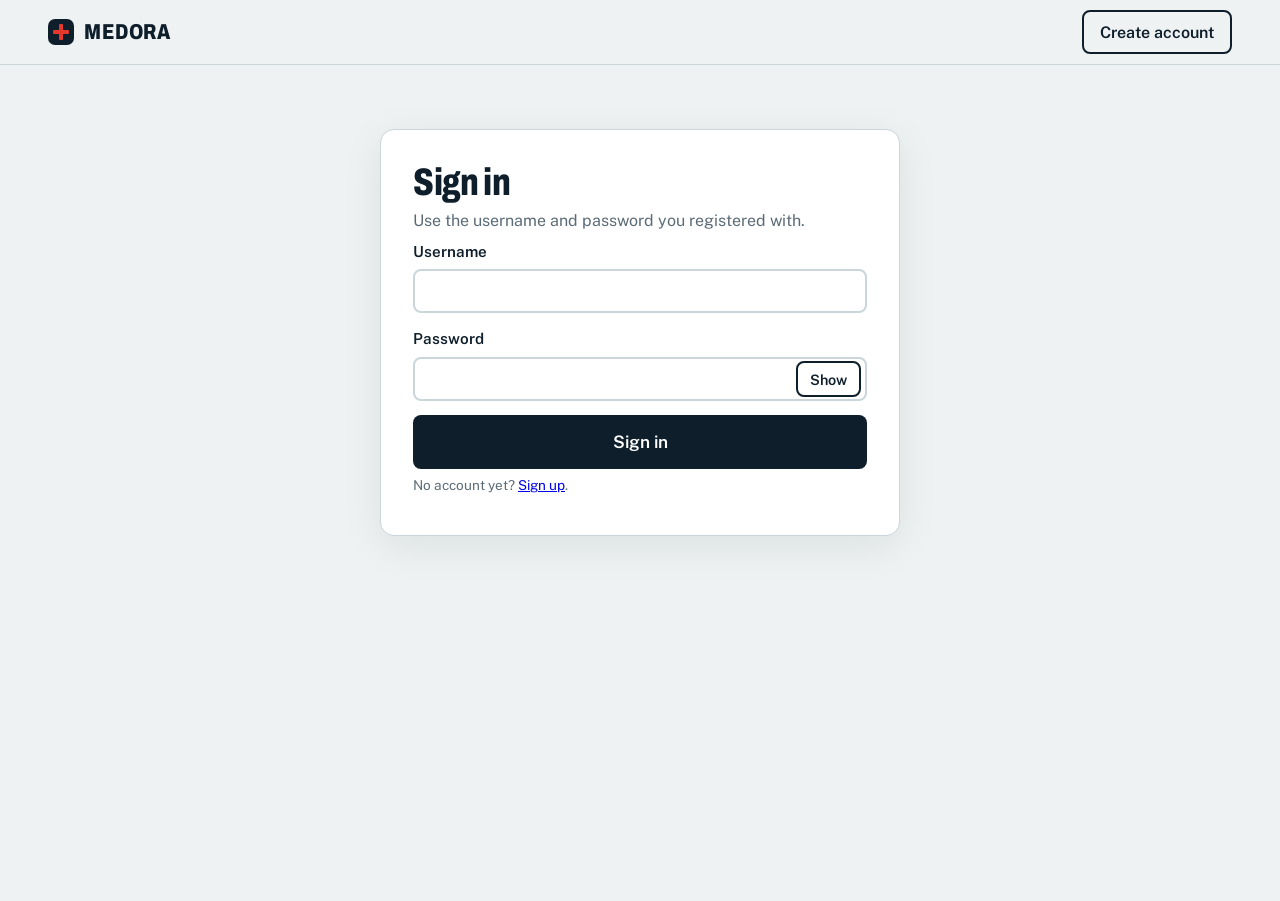
<file: frontend/login.html>
<!doctype html>
<html lang="en">
<head>
<meta charset="utf-8">
<meta name="viewport" content="width=device-width, initial-scale=1">
<title>Sign in · MEDORA</title>
<meta name="robots" content="noindex">
<link rel="icon" href="data:image/svg+xml,%3Csvg xmlns='http://www.w3.org/2000/svg' viewBox='0 0 32 32'%3E%3Crect width='32' height='32' rx='7' fill='%230E1F2B'/%3E%3Cpath d='M13 7h6v6h6v6h-6v6h-6v-6H7v-6h6z' fill='%23E4382C'/%3E%3C/svg%3E">
<link rel="preconnect" href="https://fonts.googleapis.com">
<link rel="preconnect" href="https://fonts.gstatic.com" crossorigin>
<link href="https://fonts.googleapis.com/css2?family=Archivo:wdth,wght@62..125,500..900&family=Public+Sans:wght@400;500;600;700&display=swap" rel="stylesheet">
<link rel="stylesheet" href="style.css">
</head>
<body>
<header class="top">
  <a class="brand" href="index.html" aria-label="MEDORA home"><span class="brand-mark" aria-hidden="true"></span>MEDORA</a>
  <nav><a class="btn ghost" href="signup.html" id="to-signup">Create account</a></nav>
</header>
<main class="authpage">
  <section class="authcard">
    <h1 id="title">Sign in</h1>
    <p class="muted" id="sub">Use the username and password you registered with.</p>
    <form id="login-form" autocomplete="on" novalidate>
      <label class="field">Username
        <input id="user" name="username" autocomplete="username" autocapitalize="none" spellcheck="false" required>
      </label>
      <label class="field">Password
        <span class="pwrow"><input id="pass" name="password" type="password" autocomplete="current-password" required>
        <button type="button" class="btn ghost small" id="showpw" aria-pressed="false">Show</button></span>
      </label>
      <p id="err" class="err" role="alert" hidden></p>
      <button class="btn dark big" id="go" type="submit">Sign in</button>
    </form>
    <p class="small-t muted">No account yet? <a href="signup.html" id="su-link">Sign up</a>.</p>
  </section>
</main>
<script src="config.js"></script>
<script src="auth.js"></script>
<script>
(() => {
  const { api, session, saveSession, params, home } = MedoraAuth;
  const $ = s => document.querySelector(s);
  if (session && session.token) { home(session.role); return; }          // pehle se sign in hai
  const role = params.get('role') === 'hospital' ? 'hospital' : params.get('role') === 'ambulance' ? 'ambulance' : '';
  if (role) { $('#title').textContent = (role === 'ambulance' ? 'Ambulance' : 'Hospital') + ' sign in'; $('#su-link').href = $('#to-signup').href = 'signup.html?role=' + role; }
  $('#showpw').onclick = e => { const p = $('#pass'), show = p.type === 'password'; p.type = show ? 'text' : 'password'; e.target.textContent = show ? 'Hide' : 'Show'; e.target.setAttribute('aria-pressed', show); };
  $('#login-form').addEventListener('submit', async e => {
    e.preventDefault();
    const btn = $('#go'), err = $('#err'); err.hidden = true;
    const username = $('#user').value.trim().toLowerCase(), password = $('#pass').value;
    if (!username || !password) { err.textContent = 'Enter your username and password.'; err.hidden = false; return; }
    btn.disabled = true; btn.textContent = 'Signing in…';
    try {
      const r = await api('/auth/login', { method: 'POST', body: { username, password } });
      saveSession({ token: r.token, role: r.role, username });
      home(r.role);
    } catch (ex) { err.textContent = ex.message; err.hidden = false; $('#pass').value = ''; $('#pass').focus(); btn.disabled = false; btn.textContent = 'Sign in'; }
  });
})();
</script>
</body>
</html>
</file>
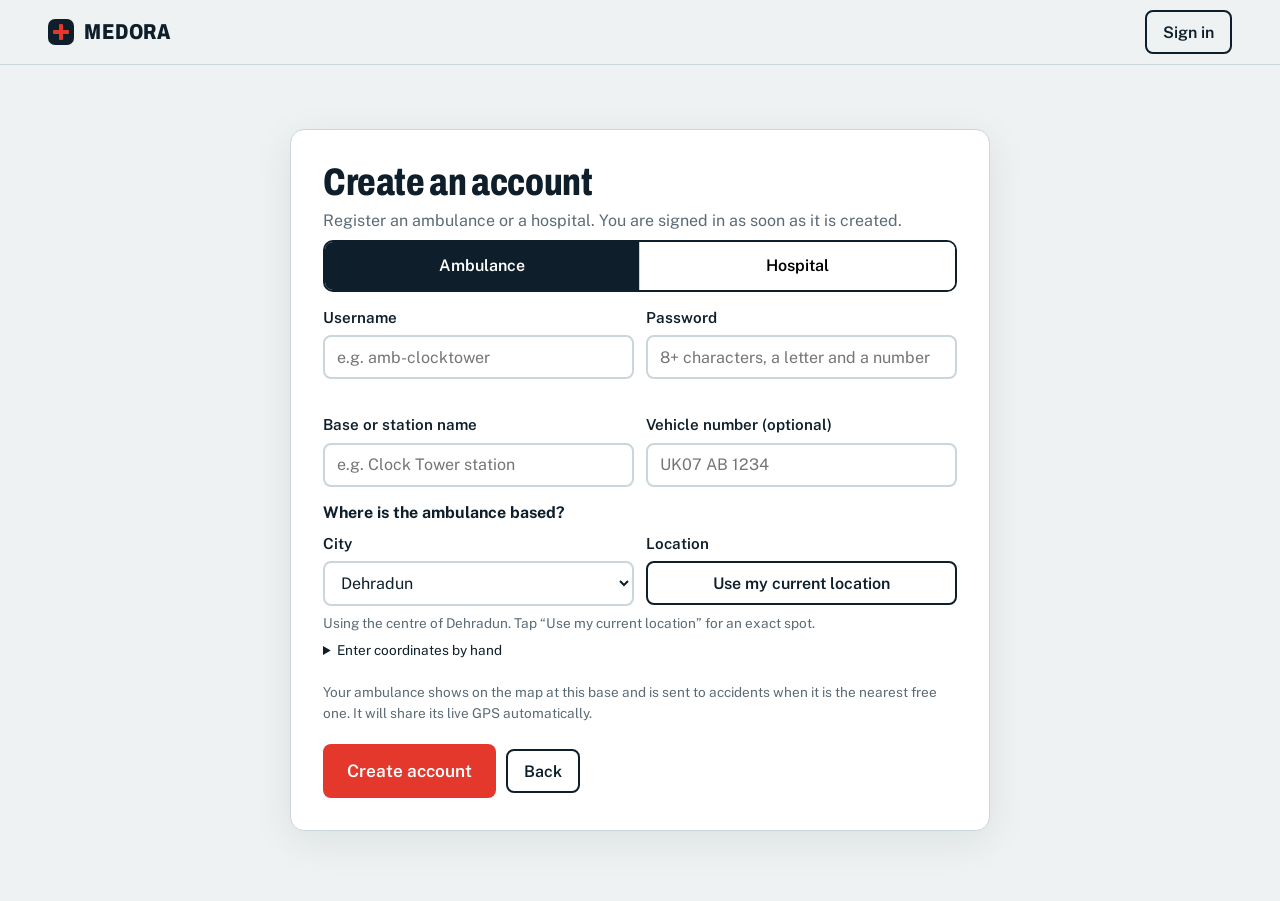
<file: frontend/signup.html>
<!doctype html>
<html lang="en">
<head>
<meta charset="utf-8">
<meta name="viewport" content="width=device-width, initial-scale=1">
<title>Create account · MEDORA</title>
<meta name="robots" content="noindex">
<link rel="icon" href="data:image/svg+xml,%3Csvg xmlns='http://www.w3.org/2000/svg' viewBox='0 0 32 32'%3E%3Crect width='32' height='32' rx='7' fill='%230E1F2B'/%3E%3Cpath d='M13 7h6v6h6v6h-6v6h-6v-6H7v-6h6z' fill='%23E4382C'/%3E%3C/svg%3E">
<link rel="preconnect" href="https://fonts.googleapis.com">
<link rel="preconnect" href="https://fonts.gstatic.com" crossorigin>
<link href="https://fonts.googleapis.com/css2?family=Archivo:wdth,wght@62..125,500..900&family=Public+Sans:wght@400;500;600;700&display=swap" rel="stylesheet">
<link rel="stylesheet" href="style.css">
</head>
<body>
<header class="top">
  <a class="brand" href="index.html" aria-label="MEDORA home"><span class="brand-mark" aria-hidden="true"></span>MEDORA</a>
  <nav><a class="btn ghost" href="login.html" id="to-login">Sign in</a></nav>
</header>
<main class="authpage">
  <section class="authcard wide">
    <h1>Create an account</h1>
    <p class="muted">Register an ambulance or a hospital. You are signed in as soon as it is created.</p>

  <form id="signup-form" autocomplete="off">
    
    <div class="seg two" role="tablist" aria-label="Account type">
      <button type="button" role="tab" data-role="ambulance" aria-selected="true">Ambulance</button>
      <button type="button" role="tab" data-role="hospital" aria-selected="false">Hospital</button>
    </div>
    <div class="grid2">
      <label class="field">Username<input id="s-user" required minlength="3" maxlength="30" placeholder="e.g. amb-clocktower" autocapitalize="none"><small id="s-user-note" class="muted"></small></label>
      <label class="field">Password<input id="s-pass" type="password" required minlength="8" maxlength="72" placeholder="8+ characters, a letter and a number" autocomplete="new-password"></label>
    </div>

    <div id="s-amb" class="grid2">
      <label class="field">Base or station name<input id="sa-base" required minlength="2" maxlength="80" placeholder="e.g. Clock Tower station"></label>
      <label class="field">Vehicle number (optional)<input id="sa-plate" maxlength="20" placeholder="UK07 AB 1234"></label>
    </div>

    <div id="s-hosp" class="grid2" hidden>
      <label class="field span2">Hospital name<input id="sh-name" minlength="3" maxlength="120" placeholder="e.g. City Care Hospital"></label>
      <label class="field">Type<select id="sh-own"><option value="private">Private</option><option value="government">Government</option></select></label>
      <label class="field">Emergency phone<input id="sh-ephone" type="tel" maxlength="30" placeholder="Optional"></label>
      <label class="field span2">Address<input id="sh-addr" maxlength="200" placeholder="Optional"></label>
      <fieldset class="span2 counts">
        <legend>How many do you have in total?</legend>
        <label class="mini">Emergency beds<input id="sh-er" type="number" min="0" max="500" value="5"></label>
        <label class="mini">ICU beds<input id="sh-icu" type="number" min="0" max="500" value="2"></label>
        <label class="mini">Ventilators<input id="sh-vent" type="number" min="0" max="500" value="1"></label>
        <label class="mini">Operation theatres<input id="sh-ot" type="number" min="0" max="100" value="1"></label>
      </fieldset>
      <fieldset class="span2">
        <legend>Services</legend>
        <div class="chips" id="sh-svc">
          <label class="chip"><input type="checkbox" value="Trauma"><span>Trauma</span></label>
          <label class="chip"><input type="checkbox" value="Neurosurgery"><span>Neurosurgery</span></label>
          <label class="chip"><input type="checkbox" value="Orthopaedics"><span>Orthopaedics</span></label>
          <label class="chip"><input type="checkbox" value="Cardiology"><span>Cardiology</span></label>
          <label class="chip"><input type="checkbox" value="Paediatrics"><span>Paediatrics</span></label>
        </div>
      </fieldset>
      <label class="switch"><input type="checkbox" id="sh-24" checked><span>Emergency open 24×7</span></label>
      <label class="switch"><input type="checkbox" id="sh-trauma"><span>Trauma centre</span></label>
    </div>

    <fieldset class="loc">
      <legend id="s-loc-t">Where is the base?</legend>
      <div class="grid2">
        <label class="field">City<select id="s-city"><option>Dehradun</option><option>Haridwar</option><option>Rishikesh</option><option>Roorkee</option></select></label>
        <div class="field">Location<button type="button" class="btn ghost" id="s-gps">Use my current location</button></div>
      </div>
      <p id="s-loc" class="muted small-t"></p>
      <details><summary class="small-t">Enter coordinates by hand</summary>
        <div class="grid2"><label class="mini">Latitude<input id="s-lat" type="number" step="any" min="-90" max="90"></label><label class="mini">Longitude<input id="s-lon" type="number" step="any" min="-180" max="180"></label></div>
      </details>
    </fieldset>
    <p class="muted small-t" id="s-note"></p>
    <p id="s-err" class="err" role="alert" hidden></p>
    <div class="row">
      <button class="btn signal big" id="s-go" type="submit">Create account</button>
      <a class="btn ghost" href="index.html">Back</a>
    </div>
  </form>

  </section>
</main>
<script src="config.js"></script>
<script src="auth.js"></script>
<script>
(() => {
  const { api, session, saveSession, params, home } = MedoraAuth;
  const $ = s => document.querySelector(s), $$ = s => [...document.querySelectorAll(s)];
  if (session && session.token) { home(session.role); return; }
  const CITY_XY = { Dehradun: [30.3165, 78.0322], Haridwar: [29.9457, 78.1642], Rishikesh: [30.0869, 78.2676], Roorkee: [29.8543, 77.8880] };
  const SU = { role: 'ambulance', custom: false, t: 0, chk: 0 };
  const note = (el, t, cls) => { el.textContent = t; el.className = cls || 'muted'; };
  function setLoc(lat, lon, text) { $('#s-lat').value = (+lat).toFixed(5); $('#s-lon').value = (+lon).toFixed(5); $('#s-loc').textContent = text; }
  function cityLoc() { if (!SU.custom) { const [la, lo] = CITY_XY[$('#s-city').value]; setLoc(la, lo, 'Using the centre of ' + $('#s-city').value + '. Tap “Use my current location” for an exact spot.'); } }
  function setRole(role) {
    SU.role = role;
    $$('.seg button').forEach(b => b.setAttribute('aria-selected', b.dataset.role === role));
    $('#s-amb').hidden = role !== 'ambulance'; $('#s-hosp').hidden = role !== 'hospital';
    $('#sa-base').required = role === 'ambulance'; $('#sh-name').required = role === 'hospital';
    $('#s-loc-t').textContent = role === 'ambulance' ? 'Where is the ambulance based?' : 'Where is the hospital?';
    $('#s-user').placeholder = role === 'ambulance' ? 'e.g. amb-clocktower' : 'e.g. hosp-citycare';
    $('#s-note').textContent = role === 'ambulance'
      ? 'Your ambulance shows on the map at this base and is sent to accidents when it is the nearest free one. It will share its live GPS automatically.'
      : 'You will be asked to confirm your real beds when you sign in, and every 15 minutes after. New hospitals are marked unverified until checked.';
    $('#to-login').href = 'login.html?role=' + role;
  }
  $$('.seg button').forEach(b => b.onclick = () => setRole(b.dataset.role));
  $('#s-city').onchange = () => { SU.custom = false; cityLoc(); };
  $('#s-lat').oninput = $('#s-lon').oninput = () => { SU.custom = true; $('#s-loc').textContent = 'Using the coordinates you entered.'; };
  $('#s-gps').onclick = () => {
    if (!navigator.geolocation) return alert('This browser cannot share location. Pick the city instead.');
    navigator.geolocation.getCurrentPosition(p => { SU.custom = true; setLoc(p.coords.latitude, p.coords.longitude, 'Using your current location.'); },
      () => alert('Location is blocked. Allow it in the browser, or pick the city.'), { enableHighAccuracy: true, timeout: 8000 });
  };
  $('#s-user').oninput = () => {
    const n = $('#s-user-note'), u = $('#s-user').value.trim().toLowerCase(), id = ++SU.t; note(n, '');
    if (!u) return;
    if (!/^[a-z0-9][a-z0-9_-]{2,29}$/.test(u)) return note(n, '3 to 30 characters: a-z, 0-9, - or _', 'bad');
    clearTimeout(SU.chk);
    SU.chk = setTimeout(async () => { try { const r = await api('/signup/check?username=' + encodeURIComponent(u)); if (id === SU.t) note(n, r.free ? 'Available' : 'Already taken', r.free ? 'good' : 'bad'); } catch (e) { } }, 350);
  };
  $('#signup-form').addEventListener('submit', async e => {
    e.preventDefault();
    const btn = $('#s-go'), err = $('#s-err'); err.hidden = true; btn.disabled = true;
    const base = { username: $('#s-user').value.trim().toLowerCase(), password: $('#s-pass').value, city: $('#s-city').value, lat: +$('#s-lat').value, lon: +$('#s-lon').value };
    let body;
    if (SU.role === 'ambulance') body = { ...base, base_name: $('#sa-base').value.trim(), plate: $('#sa-plate').value.trim() || null };
    else body = { ...base, name: $('#sh-name').value.trim(), ownership: $('#sh-own').value, emergency_phone: $('#sh-ephone').value.trim() || null,
      phone: $('#sh-ephone').value.trim() || null, address: $('#sh-addr').value.trim() || null, emergency_24x7: $('#sh-24').checked, trauma_centre: $('#sh-trauma').checked,
      er_beds: +$('#sh-er').value || 0, icu_beds: +$('#sh-icu').value || 0, ventilators: +$('#sh-vent').value || 0, ot: +$('#sh-ot').value || 0,
      services: $$('#sh-svc input:checked').map(i => i.value) };
    try {
      const r = await api('/signup/' + SU.role, { method: 'POST', body });
      saveSession({ token: r.token, role: r.role, username: base.username });
      home(r.role);
    } catch (ex) { err.textContent = ex.message; err.hidden = false; btn.disabled = false; }
  });
  const want = params.get('role') === 'hospital' ? 'hospital' : 'ambulance';
  setRole(want); cityLoc();
})();
</script>
</body>
</html>
</file>
<file: frontend/style.css>
:root{
  --paper:#EEF2F2; --panel:#FFFFFF; --ink:#0E1F2B; --muted:#5B6B76; --line:#CBD6DA;
  --river:#0B5C7A; --river-soft:#DCEBF1; --signal:#E4382C; --signal-ink:#B02218;
  --amber:#E8A317; --amber-soft:#FBF0D3; --go:#1F8A5B; --go-soft:#DDF1E7; --crit-soft:#FCE3E0;
  --f-head:'Archivo','Arial Narrow',sans-serif; --f-body:'Public Sans',system-ui,sans-serif;
  --gutter:clamp(16px,4vw,48px);
}
*{box-sizing:border-box}
html{scroll-behavior:smooth;scroll-padding-top:72px}
body{margin:0;background:var(--paper);color:var(--ink);font:400 1rem/1.55 var(--f-body);-webkit-font-smoothing:antialiased}
[hidden]{display:none!important}
h1,h2,h3{font-family:var(--f-head);font-stretch:75%;font-weight:800;line-height:1.05;margin:0;letter-spacing:-.01em}
h1{font-size:clamp(2.6rem,6.4vw,5rem);max-width:13ch}
h2{font-size:clamp(1.7rem,3.4vw,2.5rem)}
h3{font-size:1.25rem;font-stretch:85%;margin:1.6rem 0 .5rem}
p{margin:.4rem 0}
.muted{color:var(--muted)} .small-t{font-size:.85rem}
:focus-visible{outline:3px solid var(--river);outline-offset:2px;border-radius:4px}

/* ---- header ---- */
.top{position:sticky;top:0;z-index:50;display:flex;align-items:center;justify-content:space-between;gap:16px;padding:10px var(--gutter);background:rgba(238,242,242,.92);backdrop-filter:blur(8px);border-bottom:1px solid var(--line)}
.brand{display:flex;align-items:center;gap:10px;font:800 1.35rem var(--f-head);font-stretch:80%;letter-spacing:.04em;color:var(--ink);text-decoration:none}
.brand-mark{width:26px;height:26px;border-radius:7px;background:var(--ink);position:relative;display:inline-block}
.brand-mark::before,.brand-mark::after{content:"";position:absolute;background:var(--signal);border-radius:1px}
.brand-mark::before{left:11px;top:5px;width:4px;height:16px} .brand-mark::after{left:5px;top:11px;width:16px;height:4px}
#nav{display:flex;align-items:center;gap:6px;flex-wrap:wrap;justify-content:flex-end}
#nav a:not(.btn){color:var(--ink);text-decoration:none;padding:8px 10px;font-weight:500}
#nav a:not(.btn):hover{text-decoration:underline}
.who{font-weight:600;padding:0 8px}

/* ---- buttons ---- */
.btn{font:600 1rem var(--f-body);border:2px solid transparent;border-radius:8px;padding:10px 16px;min-height:44px;cursor:pointer;text-decoration:none;display:inline-flex;align-items:center;justify-content:center;text-align:center;transition:background .15s,border-color .15s,transform .05s}
.btn:active{transform:translateY(1px)}
.btn.dark{background:var(--ink);color:#fff}.btn.dark:hover{background:#1B3446}
.btn.ghost{background:transparent;color:var(--ink);border-color:var(--ink)}.btn.ghost:hover{background:#fff}
.btn.signal{background:var(--signal);color:#fff}.btn.signal:hover{background:var(--signal-ink)}
.btn.big{padding:14px 22px;min-height:54px;font-size:1.08rem}
.btn.small{min-height:36px;padding:6px 12px;font-size:.9rem}
.btn:disabled{opacity:.45;cursor:not-allowed}

/* ---- hero ---- */
.hero{display:grid;grid-template-columns:minmax(0,860px);gap:clamp(24px,5vw,72px);padding:clamp(32px,6vw,72px) var(--gutter) clamp(40px,6vw,80px);align-items:center;max-width:1280px;margin:0 auto}
.lead{font-size:1.18rem;max-width:52ch;margin:1.2rem 0 1.6rem;line-height:1.6}
.cta-row{display:flex;flex-wrap:wrap;gap:10px}
.facts{display:grid;grid-template-columns:repeat(3,minmax(0,1fr));gap:20px;margin:2.4rem 0 0;padding-top:1.4rem;border-top:2px solid var(--ink)}
.facts dt{font:800 2rem var(--f-head);font-stretch:70%;line-height:1}
.facts dd{margin:.35rem 0 0;font-size:.9rem;color:var(--muted);max-width:22ch}
.h-dot{fill:#9DB0B8}.h-dot.alert{fill:var(--river)}.h-dot.held{fill:var(--go)}
.city{font:600 11px var(--f-body);fill:#7B8C95}
.scene-ring{fill:none;stroke:var(--signal);stroke-width:2}
.scene-dot{fill:var(--signal)}
.amb-dot{fill:var(--ink)}
.link{stroke:var(--river);stroke-width:2;fill:none;stroke-linecap:round}
.link.best{stroke:var(--go);stroke-width:3}
.eta{font:700 12px var(--f-body);fill:var(--river);paint-order:stroke;stroke:#fff;stroke-width:4px}
.eta.best{fill:var(--go)}
.hname{font:600 11px var(--f-body);fill:var(--ink);paint-order:stroke;stroke:#fff;stroke-width:3px}

/* ---- how / report / about ---- */
section{padding-left:var(--gutter);padding-right:var(--gutter)}
.how{background:var(--ink);color:#fff;padding-top:clamp(40px,6vw,72px);padding-bottom:clamp(40px,6vw,72px)}
.how h2,.steps{max-width:1180px;margin-left:auto;margin-right:auto}
.steps{list-style:none;padding:0;margin-top:2rem;margin-bottom:0;display:grid;grid-template-columns:repeat(5,minmax(0,1fr));gap:0;counter-reset:s}
.steps li{counter-increment:s;padding:0 18px 0 0;border-top:3px solid #3A5568;padding-top:14px;position:relative}
.steps li::before{content:counter(s);position:absolute;top:-3px;left:0;width:34px;height:3px;background:var(--signal)}
.steps h3{margin:.6rem 0 .4rem;font-size:1.15rem}
.steps p{color:#C4D2DA;font-size:.95rem}
.report{display:grid;grid-template-columns:minmax(0,1fr) minmax(0,1.1fr);gap:clamp(20px,4vw,56px);padding-top:clamp(40px,6vw,72px);padding-bottom:clamp(40px,6vw,72px);max-width:1280px;margin:0 auto;align-items:start}
.report-copy>*+*{margin-top:14px}
.about{max-width:70ch;margin:0 auto;padding-top:24px;padding-bottom:64px}
.about p{color:#33444F}

/* ---- forms ---- */
.row{display:flex;gap:10px;align-items:center}.row.wrap{flex-wrap:wrap}
.field{display:flex;flex-direction:column;gap:6px;font-weight:600;font-size:.95rem}
.inline{display:flex;gap:8px}
input,select{font:400 1rem var(--f-body);color:var(--ink);background:#fff;border:2px solid var(--line);border-radius:8px;padding:10px 12px;min-height:44px;width:100%}
input:focus,select:focus{border-color:var(--river);outline:none}
.mini{display:flex;flex-direction:column;gap:4px;font-weight:600;font-size:.85rem;min-width:90px}
.spots{display:flex;flex-wrap:wrap;gap:8px}
.spot{font:500 .92rem var(--f-body);background:#fff;border:1.5px solid var(--line);border-radius:999px;padding:7px 13px;cursor:pointer;min-height:36px}
.spot:hover{border-color:var(--river);color:var(--river)}
.picked{font-weight:600;color:var(--river)}
.result{background:var(--go-soft);border-left:5px solid var(--go);padding:14px 16px;border-radius:4px}
.result.bad{background:var(--crit-soft);border-color:var(--signal)}
.err{color:var(--signal-ink);font-weight:600;background:var(--crit-soft);padding:8px 12px;border-radius:6px}

/* ---- maps ---- */
.map{height:340px;border:1px solid var(--line);border-radius:12px;background:#dfe7ea;overflow:hidden}
.map.tall{height:min(78vh,720px)}
.nomap{padding:24px;color:var(--muted)}
.map-note{font-size:.82rem;color:var(--muted);margin:6px 2px}
.pin{width:26px;height:26px;border-radius:50% 50% 50% 0;transform:rotate(-45deg);border:3px solid #fff;box-shadow:0 1px 4px rgba(0,0,0,.4)}
.pin.scene{background:var(--signal)}.pin.amb{background:var(--ink)}.pin.hosp{background:var(--go)}.pin.other{background:#8FA3AD;width:16px;height:16px}
.pin.me{background:var(--river)}

/* ---- dashboards ---- */
.dash{display:grid;grid-template-columns:minmax(340px,520px) minmax(0,1fr);gap:clamp(16px,3vw,36px);padding:20px var(--gutter) 40px;max-width:1500px;margin:0 auto;align-items:start}
.panel-col{background:var(--panel);border:1px solid var(--line);border-radius:12px;padding:18px 20px 24px}
.map-col{position:sticky;top:76px}
.bar{display:flex;justify-content:space-between;align-items:flex-start;gap:12px;padding-bottom:12px;border-bottom:2px solid var(--ink)}
.badge{font-weight:700;padding:5px 12px;border-radius:999px;background:var(--river-soft);color:var(--river);white-space:nowrap}
.badge.dispatched{background:var(--amber-soft);color:#7A5500}.badge.transporting{background:var(--crit-soft);color:var(--signal-ink)}
.count{text-align:right;line-height:1}.count b{display:block;font:800 2.8rem var(--f-head);font-stretch:70%}.count span{font-size:.82rem;color:var(--muted)}
.mic{margin:14px 0 8px;width:100%;min-height:92px;border:0;border-radius:14px;background:var(--signal);color:#fff;font:700 1.35rem var(--f-head);font-stretch:85%;display:flex;align-items:center;justify-content:center;gap:14px;cursor:pointer}
.mic:hover{background:var(--signal-ink)}
.mic-dot{width:18px;height:18px;border-radius:50%;background:#fff}
.mic.live{background:var(--ink)}.mic.live .mic-dot{background:var(--signal);animation:pulse 1s infinite}
@keyframes pulse{50%{transform:scale(1.5);opacity:.5}}
.pending{background:var(--amber-soft);border-left:5px solid var(--amber);padding:12px 14px;border-radius:4px;margin-top:12px}
.case-head{display:flex;justify-content:space-between;gap:10px;align-items:flex-start}
.case-head h3{margin-top:1rem}
.assess{margin-top:14px}
.assess fieldset{border:0;padding:0;margin:0 0 14px}
.assess legend{font-weight:700;margin-bottom:6px;padding:0}
.sev{display:grid;grid-template-columns:repeat(3,1fr);gap:8px}
.sev-opt input,.chip input{position:absolute;opacity:0;pointer-events:none}
.sev-opt span{display:flex;flex-direction:column;gap:2px;padding:12px 10px;border:2px solid var(--line);border-radius:10px;cursor:pointer;font-size:.82rem;color:var(--muted);min-height:76px}
.sev-opt b{font:800 1.15rem var(--f-head);font-stretch:80%;color:var(--ink)}
.sev-opt.crit input:checked+span{background:var(--signal);border-color:var(--signal);color:#fff}
.sev-opt.mod input:checked+span{background:var(--amber);border-color:var(--amber);color:var(--ink)}
.sev-opt.low input:checked+span{background:var(--go);border-color:var(--go);color:#fff}
.sev-opt input:checked+span b{color:inherit}
.sev-opt input:focus-visible+span,.chip input:focus-visible+span{outline:3px solid var(--river);outline-offset:2px}
.chips{display:flex;flex-wrap:wrap;gap:8px}
.chip span{display:inline-flex;align-items:center;min-height:44px;padding:8px 16px;border:2px solid var(--line);border-radius:999px;font-weight:600;cursor:pointer}
.chip input:checked+span{background:var(--ink);border-color:var(--ink);color:#fff}
.chips.static .tag{display:inline-block;padding:4px 12px;border-radius:999px;background:var(--river-soft);color:var(--river);font-weight:600;font-size:.9rem}
.stepper{display:inline-flex;align-items:center;border:2px solid var(--line);border-radius:10px;overflow:hidden}
.stepper button{width:52px;height:48px;border:0;background:#fff;font:700 1.5rem var(--f-body);cursor:pointer}.stepper button:hover{background:var(--river-soft)}
.stepper output{min-width:48px;text-align:center;font:800 1.4rem var(--f-head)}
.vitals{margin:0 0 14px}.vitals summary{cursor:pointer;font-weight:600;padding:6px 0}
.opts{list-style:none;padding:0;margin:0;display:grid;gap:8px}
.opts button{width:100%;text-align:left;background:#fff;border:2px solid var(--line);border-radius:10px;padding:12px 14px;cursor:pointer;font:inherit}
.opts button:hover{border-color:var(--go)}
.opts b{display:block}.opts small{color:var(--muted)}
.booked{background:var(--go-soft);border-left:6px solid var(--go);border-radius:4px;padding:12px 16px;margin:12px 0 14px}
.booked h3{margin:.1rem 0 .3rem;font-size:1.6rem}
#a-booked .row{margin-top:10px}

/* hospital */
.alert{background:var(--crit-soft);border-left:6px solid var(--signal);padding:12px 14px;margin:12px 0 0;border-radius:4px;font-weight:700;animation:flash .9s 3}
@keyframes flash{50%{background:#F7B9B2}}
.incoming,.resv,.res{list-style:none;padding:0;margin:0}
.incoming li,.resv li{border-bottom:1px solid var(--line);padding:12px 0;display:grid;grid-template-columns:auto 1fr;gap:4px 12px}
.incoming li:last-child,.resv li:last-child{border-bottom:0}
.empty{color:var(--muted);display:block!important}
.sev-tag{align-self:start;font-weight:800;font-size:.85rem;padding:3px 10px;border-radius:6px;color:#fff;min-width:84px;text-align:center}
.sev-tag.CRITICAL{background:var(--signal)}.sev-tag.MODERATE{background:var(--amber);color:var(--ink)}.sev-tag.LOW{background:var(--go)}.sev-tag.NONE{background:#8FA3AD}
.in-main b{font-size:1.05rem}.in-meta{font-size:.9rem;color:var(--muted)}
.in-tags{display:flex;gap:6px;flex-wrap:wrap;margin-top:4px}
.tag{display:inline-block;padding:2px 10px;border-radius:999px;background:var(--river-soft);color:var(--river);font-weight:600;font-size:.82rem}
.tag.held{background:var(--go-soft);color:var(--go)}
.res li{display:grid;grid-template-columns:1fr auto;align-items:center;gap:6px 12px;padding:10px 0;border-bottom:1px solid var(--line)}
.res b{font:800 1.5rem var(--f-head);font-stretch:75%}.res small{display:block;color:var(--muted)}
.res .stepper button{width:46px;height:42px}.res .stepper output{min-width:56px;font-size:1.2rem}
.seg{display:grid;grid-template-columns:repeat(3,1fr);border:2px solid var(--ink);border-radius:10px;overflow:hidden}
.seg button{border:0;background:#fff;min-height:48px;font:600 1rem var(--f-body);cursor:pointer;border-right:1px solid var(--line)}
.seg button:last-child{border-right:0}
.seg button[aria-checked=true][data-load=NORMAL]{background:var(--go);color:#fff}
.seg button[aria-checked=true][data-load=BUSY]{background:var(--amber)}
.seg button[aria-checked=true][data-load=OVERLOADED]{background:var(--signal);color:#fff}
.switch{display:flex;gap:10px;align-items:center;margin-top:12px;font-weight:600;min-height:44px}
.switch input{width:22px;height:22px;min-height:0}
.resv .actions{grid-column:1/-1;display:flex;gap:8px;flex-wrap:wrap}

/* dialog + toast */
dialog{border:0;border-radius:14px;padding:24px;width:min(420px,92vw);box-shadow:0 20px 60px rgba(14,31,43,.35)}
dialog::backdrop{background:rgba(14,31,43,.55)}
dialog form{display:grid;gap:14px}
.toast{position:fixed;left:50%;bottom:24px;transform:translateX(-50%);background:var(--ink);color:#fff;padding:12px 18px;border-radius:10px;z-index:100;max-width:90vw;font-weight:500}

@media (max-width:980px){
  .hero,.report,.dash{grid-template-columns:1fr}
  .steps{grid-template-columns:1fr;gap:18px}
  .map-col{position:static}.map.tall{height:360px}
  h1{max-width:none}
}
@media (max-width:560px){
  .facts{grid-template-columns:1fr}
  .top{flex-direction:column;align-items:flex-start;gap:6px}
  #nav{justify-content:flex-start}
  .nav-landing{display:none}
}
@media (prefers-reduced-motion:reduce){*{animation:none!important;transition:none!important;scroll-behavior:auto!important}}

/* ---- live indicator, route info, signup ---- */
.live{display:inline-flex;align-items:center;gap:6px;font-size:.82rem;font-weight:700;padding:4px 10px;border-radius:999px;background:var(--amber-soft);color:#7A5500}
.live i{width:9px;height:9px;border-radius:50%;background:var(--amber)}
.live.on{background:var(--go-soft);color:var(--go)}.live.on i{background:var(--go);animation:pulse 1.6s infinite}
.live.off{background:var(--crit-soft);color:var(--signal-ink)}.live.off i{background:var(--signal)}
.linkbtn{background:none;border:0;padding:0;color:var(--river);font:inherit;font-weight:600;text-decoration:underline;cursor:pointer}
.join{margin-top:14px}
.route-info{margin:10px 0 4px;font-weight:600;color:var(--river)}
.route-info.warn{color:#7A5500}
.tools{align-items:flex-end;justify-content:space-between;margin:2px 0}
.tools .switch{margin-top:0}
.pin.amb{transition:none}
dialog.wide{width:min(640px,94vw);max-height:92vh;overflow:auto}
.grid2{display:grid;grid-template-columns:1fr 1fr;gap:12px}
.grid2 .span2,fieldset.span2{grid-column:1/-1}
dialog fieldset{border:0;padding:0;margin:0}
dialog legend{font-weight:700;margin-bottom:6px;padding:0}
.counts{display:grid;grid-template-columns:repeat(4,1fr);gap:8px}
.counts legend{grid-column:1/-1}
.seg.two{grid-template-columns:1fr 1fr}
.seg.two button[aria-selected=true]{background:var(--ink);color:#fff}
.field small{font-weight:400;min-height:1.1em}
.field small.bad{color:var(--signal-ink)}.field small.good{color:var(--go)}
@media (max-width:560px){.grid2{grid-template-columns:1fr}.counts{grid-template-columns:1fr 1fr}}

/* ---- resource confirm ---- */
.upd{display:flex;align-items:center;justify-content:space-between;gap:12px;flex-wrap:wrap;background:var(--river-soft);border-radius:10px;padding:10px 14px;margin:0 0 14px;font-size:.92rem}
.upd.stale{background:#FCE8E5;color:var(--signal-ink)}
#cf-rows{display:grid;gap:10px;margin:12px 0}
.crow{display:grid;grid-template-columns:1.4fr 1fr 1fr;gap:10px;align-items:end;padding:10px 0;border-bottom:1px solid var(--line)}
.crow b{font-weight:600}.crow small{grid-column:1/-1;color:var(--muted)}
.crow input{width:100%}
.hist ul{list-style:none;padding:6px 0 0;margin:0;color:var(--muted)}
@media(max-width:560px){.crow{grid-template-columns:1fr 1fr}.crow b{grid-column:1/-1}}

/* ---- gps, history, legend ---- */
.gps{display:inline-flex;align-items:center;gap:8px;font-size:.85rem;font-weight:700;padding:5px 12px;border-radius:999px;background:var(--amber-soft);color:#7A5500}
.gps i{width:9px;height:9px;border-radius:50%;background:var(--amber)}
.gps.ok{background:var(--go-soft);color:var(--go)}.gps.ok i{background:var(--go);animation:pulse 1.6s infinite}
.gps.bad{background:var(--crit-soft);color:var(--signal-ink)}.gps.bad i{background:var(--signal)}
.prev{margin-top:26px;border-top:1px solid var(--line);padding:6px 0 0}
.prev-t{width:100%;border-collapse:collapse;font-size:.9rem}
.prev-t th{text-align:left;font-weight:700;color:var(--muted);font-size:.78rem;text-transform:uppercase;letter-spacing:.04em;padding:6px 8px;border-bottom:2px solid var(--ink)}
.prev-t td{padding:9px 8px;border-bottom:1px solid var(--line);vertical-align:middle}
.prow{cursor:pointer}.prow:hover,.prow:focus-visible{background:var(--river-soft);outline:none}
.prow[aria-expanded=true]{background:var(--river-soft)}
.ptl td{background:#F6F9F9;padding:6px 8px 12px}
.tl{list-style:none;margin:0;padding:0 0 0 14px;border-left:2px solid var(--line)}
.tl li{display:flex;gap:12px;padding:5px 0 5px 10px;position:relative}
.tl li::before{content:"";position:absolute;left:-18px;top:11px;width:10px;height:10px;border-radius:50%;background:var(--river);border:2px solid #fff}
.tl time{font-variant-numeric:tabular-nums;color:var(--muted);min-width:3.2em}
.legend{display:flex;flex-wrap:wrap;gap:6px 16px;margin-top:8px}
.legend span{display:inline-flex;align-items:center;gap:6px}
.lg{display:inline-block;width:12px;height:12px;border-radius:50%}
.lg.hosp{background:#8FA3AD}.lg.base{background:var(--river);border-radius:2px}.lg.amb{background:var(--ink)}.lg.scene{background:var(--signal)}
.pin.base{background:var(--river);width:14px;height:14px;border-radius:3px;transform:none;margin:10px 0 0 6px;border-width:2px}

/* ---- login / signup pages ---- */
.authpage{min-height:calc(100vh - 64px);display:flex;justify-content:center;align-items:flex-start;padding:clamp(24px,6vw,64px) var(--gutter)}
.authcard{width:min(520px,100%);background:var(--panel);border:1px solid var(--line);border-radius:14px;padding:clamp(20px,4vw,32px);box-shadow:0 10px 40px rgba(14,31,43,.08)}
.authcard.wide{width:min(700px,100%)}
.authcard form{display:grid;gap:14px}
.authcard fieldset{border:0;padding:0;margin:0}
.authcard legend{font-weight:700;margin-bottom:6px;padding:0}
.authcard h1{font-size:clamp(1.8rem,4vw,2.4rem);max-width:none;margin-bottom:4px}
.pwrow{position:relative}.pwrow input{padding-right:72px}
.pwrow button{position:absolute;right:6px;top:50%;transform:translateY(-50%);min-height:34px}
.in-meta.prov{color:var(--accent,#b45309)}

/* ML suggestion bar */
.mlbox{border:2px solid var(--line);border-radius:12px;padding:12px 14px;margin:0 0 14px;background:#fff}
.mlbox.critical{border-color:#c0392b;background:#fdecea}.mlbox.moderate{border-color:#d68910;background:#fef5e7}.mlbox.low{border-color:#1e8449;background:#eafaf1}
.mlbox p{margin:6px 0}.mlconf{margin-left:10px;font-size:.8rem;font-weight:600;color:#555}
.flags{margin-top:10px}.soon small{display:block}
</file>
